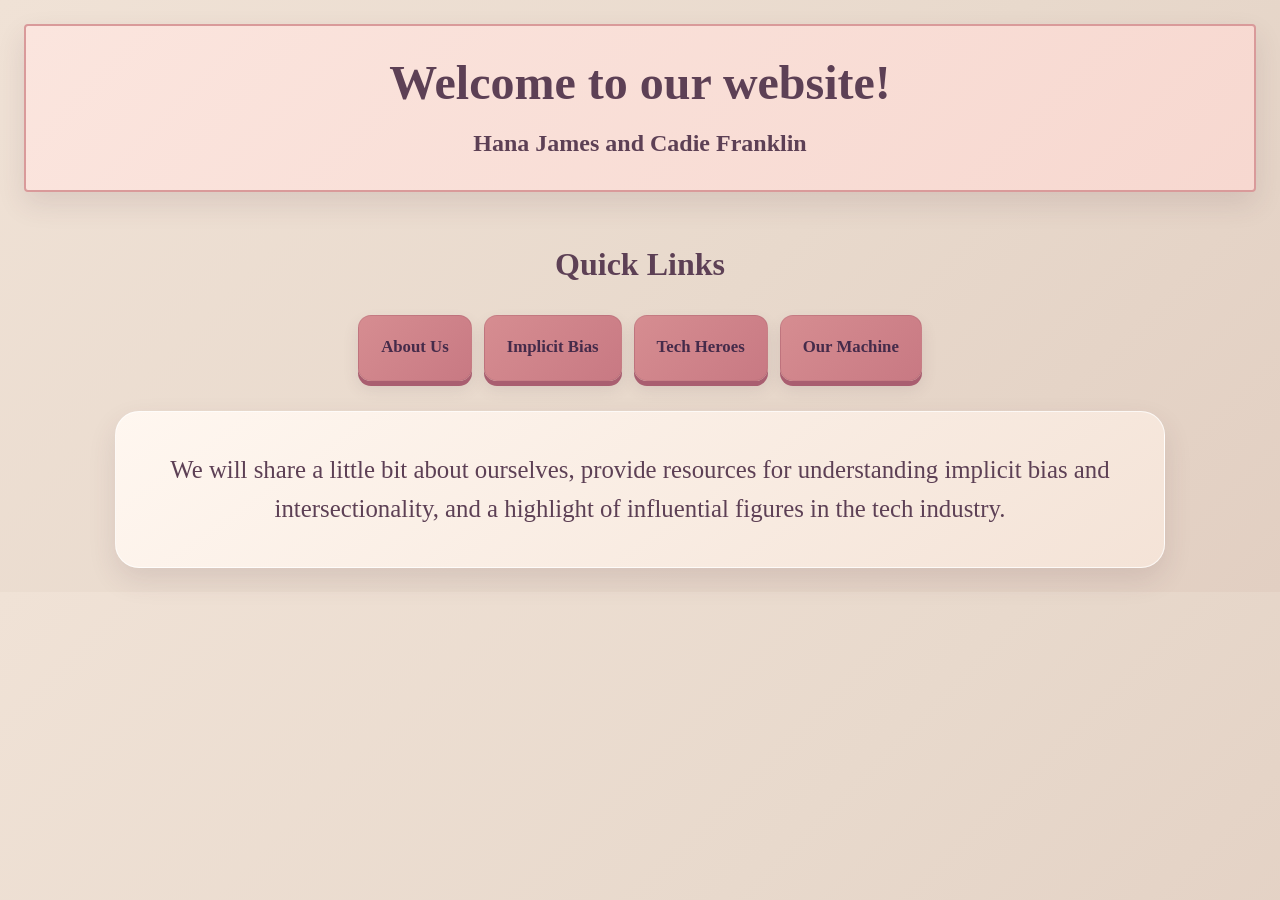
<file: index.html>
<!DOCTYPE html>

<html lang="en">

<head>
    <meta charset="UTF-8">
    <meta name="viewport" content="width=device-width, initial-scale=1.0">
    <title>Project 2</title>
    <link rel="stylesheet" href="styles.css">
</head>

<body class="index-page">
<main>
<!-- // Intro CF -->
    <section>
        <header class="index-header">
            <div class="content-wrap">
                <h1>Welcome to our website!</h1>
                <h3>Hana James and Cadie Franklin</h3>
            </div>
        </header>
    </section>

<!-- Other Pages CF / edits HJ -->
<!-- Quick Links heading and redundant Home link removed HJ -->
    <section class="quick-links">
        <h2>Quick Links</h2>
        <ul>
            <li><a href="about.html">About Us</a></li>
            <li><a href="implicit.html">Implicit Bias</a></li>
            <li><a href="hero.html">Tech Heroes</a></li>
            <li><a href="teachablemachine.html">Our Machine</a></li>

        </ul>
    </section>

<!-- Description CF / edits HJ -->
    <section>
        <div class="intro-box">
            <p>We will share a little bit about ourselves, provide resources
                for understanding implicit bias and intersectionality, 
                and a highlight of influential figures in the tech industry.
            </p>
        </div>
    </section>

</main>

</body>
</html>
</file>
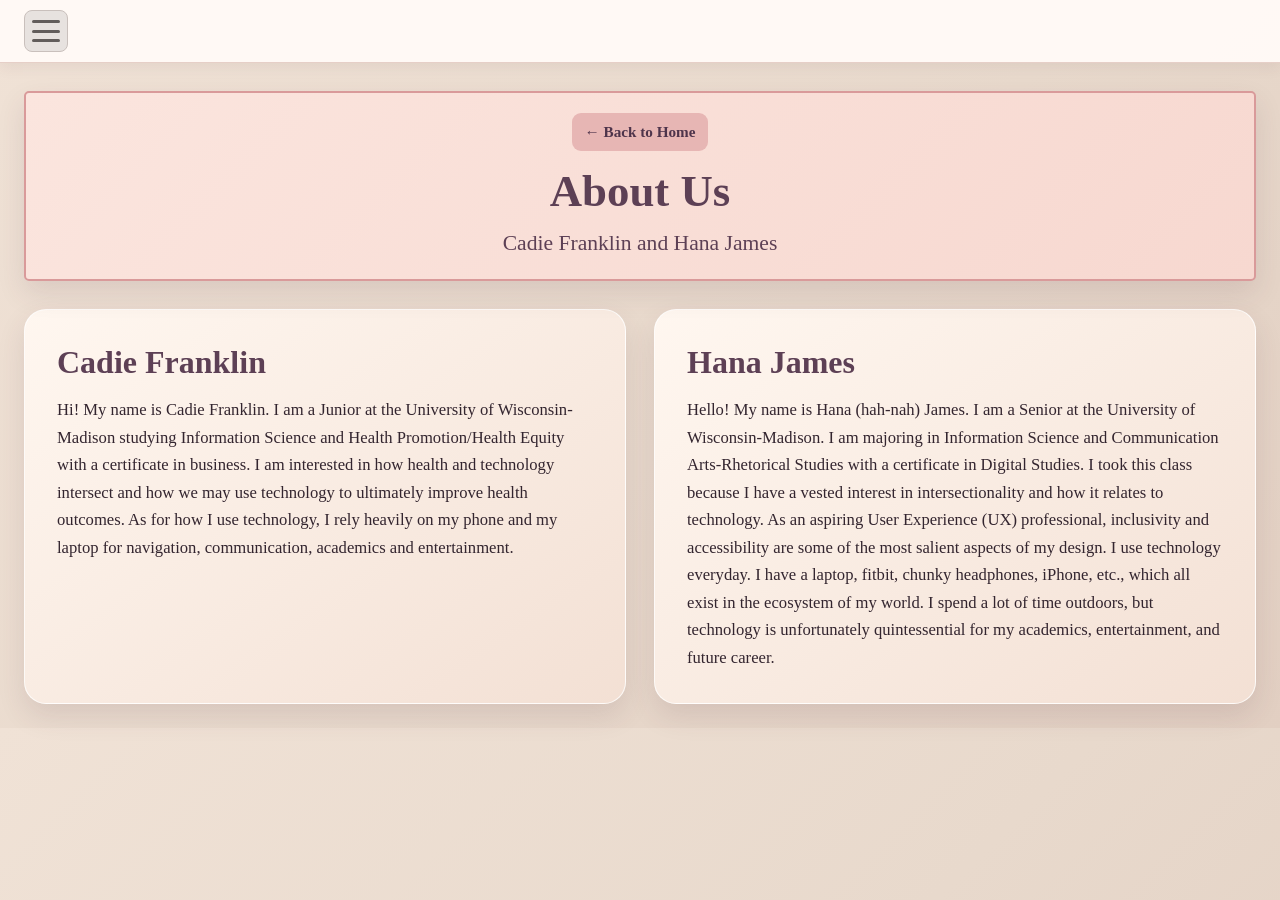
<file: about.html>
<!DOCTYPE html>
<html lang="en">

<head>
    <meta charset="UTF-8">
    <meta name="viewport" content="width=device-width, initial-scale=1.0">
    <title>About Us</title>
    <link rel="stylesheet" href="styles.css">
</head>

<body class="subpage">
    
<!-- Quick links CF / edits and menu HJ -->
    <nav class="site-nav" aria-label="Main navigation">

<!-- CSS-only hamburger menu added HJ -->
        <input class="menu-toggle" type="checkbox" id="about-menu-toggle">

        <label class="menu-button"
               for="about-menu-toggle"
               aria-label="Toggle navigation menu">
            <span></span>
            <span></span>
            <span></span>
        </label>
<!-- Redundant About Us link removed HJ -->
        <ul class="menu-panel">
            <li><a href="index.html">Home</a></li>
            <li><a href="implicit.html">Implicit Bias</a></li>
            <li><a href="hero.html">Tech Heroes</a></li>
        </ul>
    </nav>

<main>
    
    <!-- Names CF / edits HJ -->
    <header class="page-banner about-heading">
            <a class="back-button" href="index.html">&larr; Back to Home</a>
            <h1>About Us</h1>
            <p>Cadie Franklin and Hana James</p>
    </header>

    <!-- Decorative boxes HJ -->
    <section class="about-people" aria-label="About the authors">
        
        <!-- Cadie CF -->
        <div class="person-box">
                <h2>Cadie Franklin</h2>
            <p>Hi! My name is Cadie Franklin. I am a Junior at the
                University of Wisconsin-Madison studying Information 
                Science and Health Promotion/Health Equity
                with a certificate in business. I am interested in how health and technology intersect
                and how we may use technology to ultimately improve health outcomes. 
                As for how I use technology, I rely heavily on my phone and my laptop for navigation, 
                communication, academics and entertainment. 
            </p>
        </div>
    
        <!-- Hana HJ -->
        <div class="person-box">
            <h2>Hana James</h2>
            <p>Hello! My name is Hana (hah-nah) James. I am a Senior at the University of Wisconsin-Madison. 
                    I am majoring in Information Science and Communication Arts-Rhetorical Studies with a certificate in Digital Studies. 
                    I took this class because I have a vested interest in intersectionality and how it relates to technology. 
                    As an aspiring User Experience (UX) professional, inclusivity and accessibility are some of the most salient aspects of my design. 
                    I use technology everyday. I have a laptop, fitbit, chunky headphones, iPhone, etc., which all exist in the ecosystem of my world.
                    I spend a lot of time outdoors, but technology is unfortunately quintessential for my academics, entertainment, and future career. 
            </p>
        </div>
    </section>
    
</main>
    
</body>
</html>
</file>
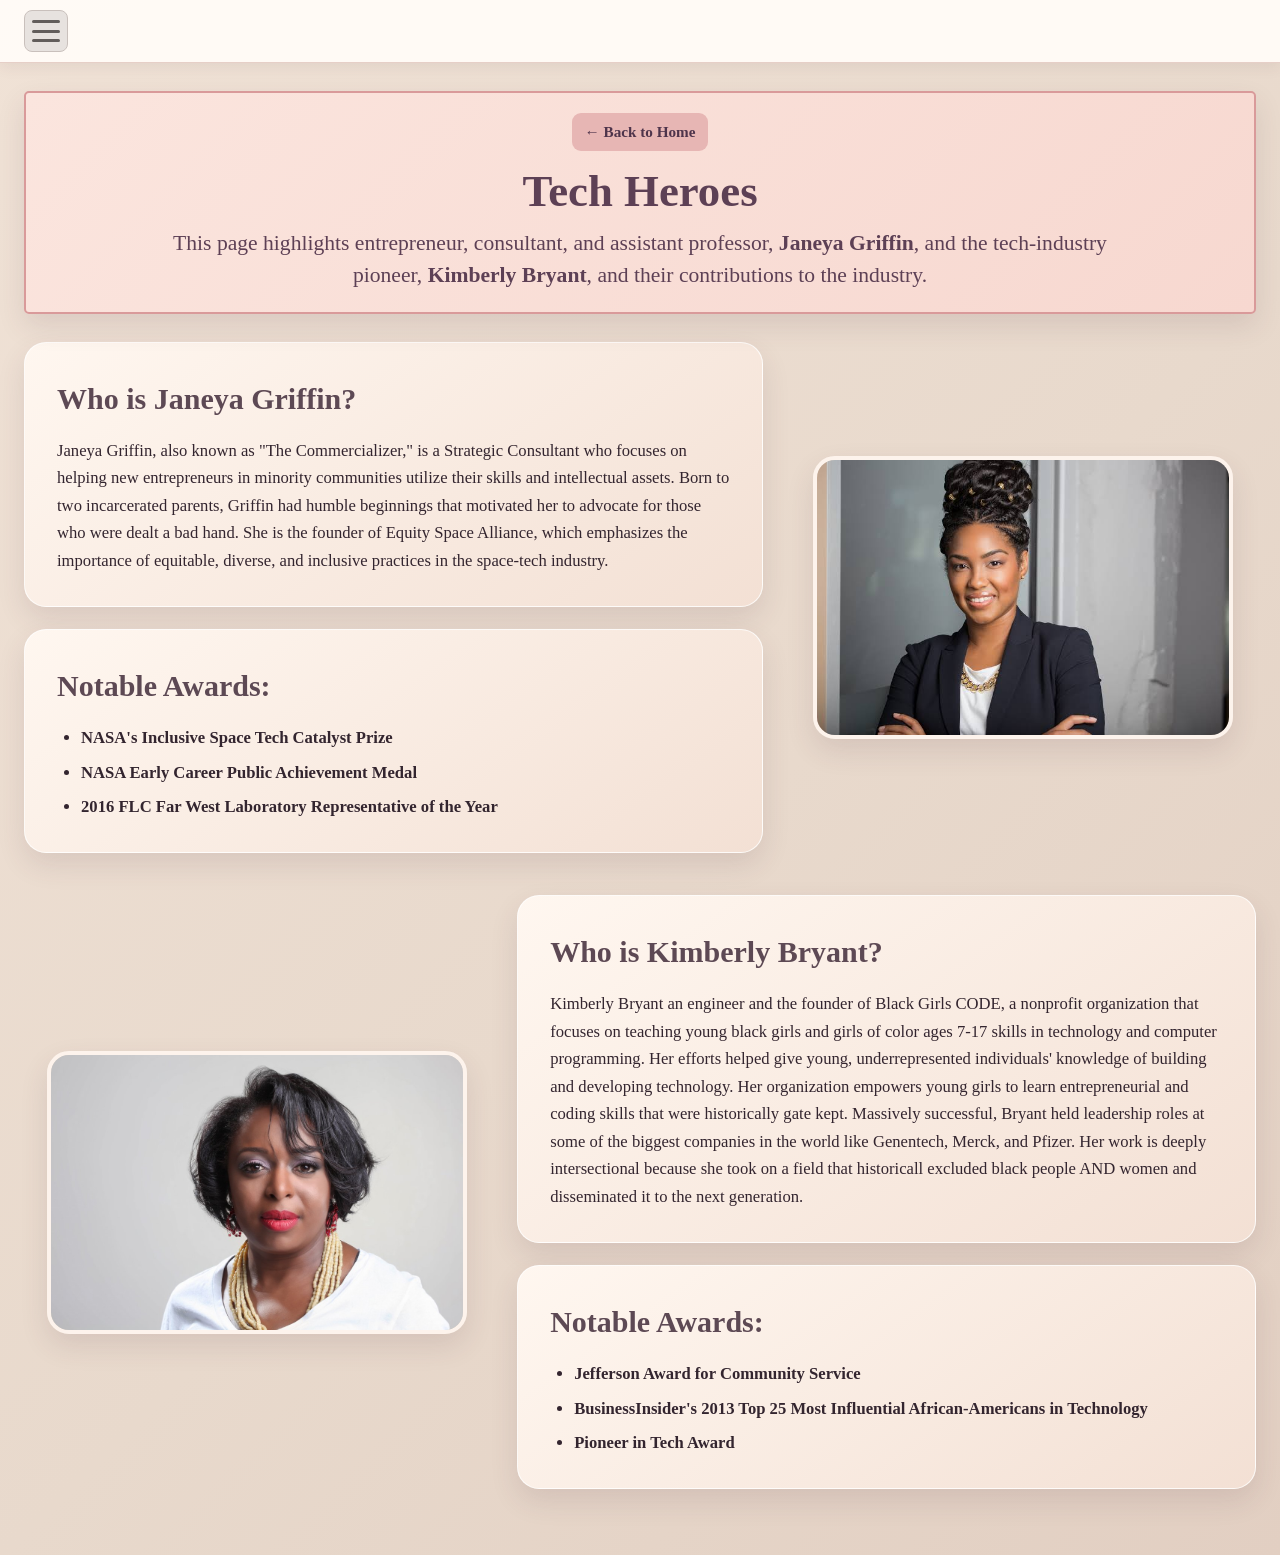
<file: hero.html>
<!DOCTYPE html>
<html lang="en">

<head>
    <meta charset="UTF-8">
    <meta name="viewport" content="width=device-width, initial-scale=1.0">
    <title>Tech Heroes</title>
    <link rel="stylesheet" href="styles.css">
</head>

<body class="subpage">

<!-- Quick Links CF / edits by HJ-->
    <nav class="site-nav" aria-label="Main navigation">
        
<!-- CSS-only hamburger menu added HJ -->
     <input class="menu-toggle" type="checkbox" id="hero-menu-toggle">

        <label class="menu-button"
               for="hero-menu-toggle"
               aria-label="Toggle navigation menu">
            <span></span>
            <span></span>
            <span></span>
        </label>
        
<!-- Navigation links HJ -->
        <ul class="menu-panel">
            <li><a href="index.html">Home</a></li>
            <li><a href="about.html">About Us</a></li>
            <li><a href="implicit.html">Implicit Bias</a></li>
        </ul>
    </nav>

<main>

<!-- heading originally CF / Edits by HJ -->
    <header class="page-banner hero-heading">
        <a class="back-button" href="index.html">&larr; Back to Home</a>
        <h1>Tech Heroes</h1>
        <p>This page highlights entrepreneur, consultant, and assistant professor, <b>Janeya Griffin</b>, and the tech-industry pioneer, <b>Kimberly Bryant</b>, and their 
        contributions to the industry.</p>
    </header>

<!-- Decorative boxes HJ -->
    <section class="hero-profile janeya-profile">
    
    <!-- Janeya Griffin CF / edits css boxes HJ -->
    <div class="hero-profile-content">
        <div class="hero-box">
            <h2>Who is Janeya Griffin?</h2>
        <p>Janeya Griffin, also known as "The Commercializer," is a Strategic Consultant who focuses on 
            helping new entrepreneurs in minority communities utilize their skills and intellectual assets. Born to two incarcerated parents, 
            Griffin had humble beginnings that motivated 
            her to advocate for those who were dealt a bad hand. 
            She is the founder of Equity Space Alliance, which emphasizes the importance of equitable, diverse, and inclusive 
            practices in the space-tech industry.  
        </p>
        </div>

    <!-- Awards CF / edits css boxes HJ -->
    <div class="hero-box">
            <h2>Notable Awards:</h2>
        <ul>
            <li><b>NASA's Inclusive Space Tech Catalyst Prize</b></li>
            <li><b>NASA Early Career Public Achievement Medal</b></li>
            <li><b>2016 FLC Far West Laboratory Representative of the Year</b></li>
        </ul>
    </div>
        
    </div>
  
    <!-- Janeya image CF / positioning edits HJ -->
    <img src="imagesfolder/janeyag.jpg" alt="Janeya Griffin">
    
</section>

<!-- Kimberly Bryant CF / edits HJ -->
    <section class="hero-profile kimberly-profile">

<!-- Kim image CF / positioning edits HJ -->
    <img src="imagesfolder/kim.jpg" alt="Kimberly Bryant">
    <div class="hero-profile-content">

    <div class="hero-box">
        <h2>Who is Kimberly Bryant?</h2>
        <p>Kimberly Bryant an engineer and the founder of Black Girls CODE, a nonprofit organization that focuses on
        teaching young black girls and girls of color ages 7-17 skills in technology and computer programming. Her efforts helped give
        young, underrepresented individuals' knowledge of building and developing technology. Her organization empowers young girls to learn 
        entrepreneurial and coding skills that were historically gate kept. Massively successful, Bryant held leadership roles at 
        some of the biggest companies in the world like Genentech, Merck, and Pfizer. Her work is deeply intersectional because she 
        took on a field that historicall excluded black people AND women and disseminated it to the next generation.</p>
    </div>

    <div class="hero-box">
        <h2>Notable Awards:</h2>
        <ul>
            <li><b>Jefferson Award for Community Service</b></li>
            <li><b>BusinessInsider's 2013 Top 25 Most Influential African-Americans in Technology</b></li>
            <Li><b>Pioneer in Tech Award</b></Li>
        </ul>
    </div>
                
 </div>
                
</section>
                

</main>
                
</body>
</html>
</file>
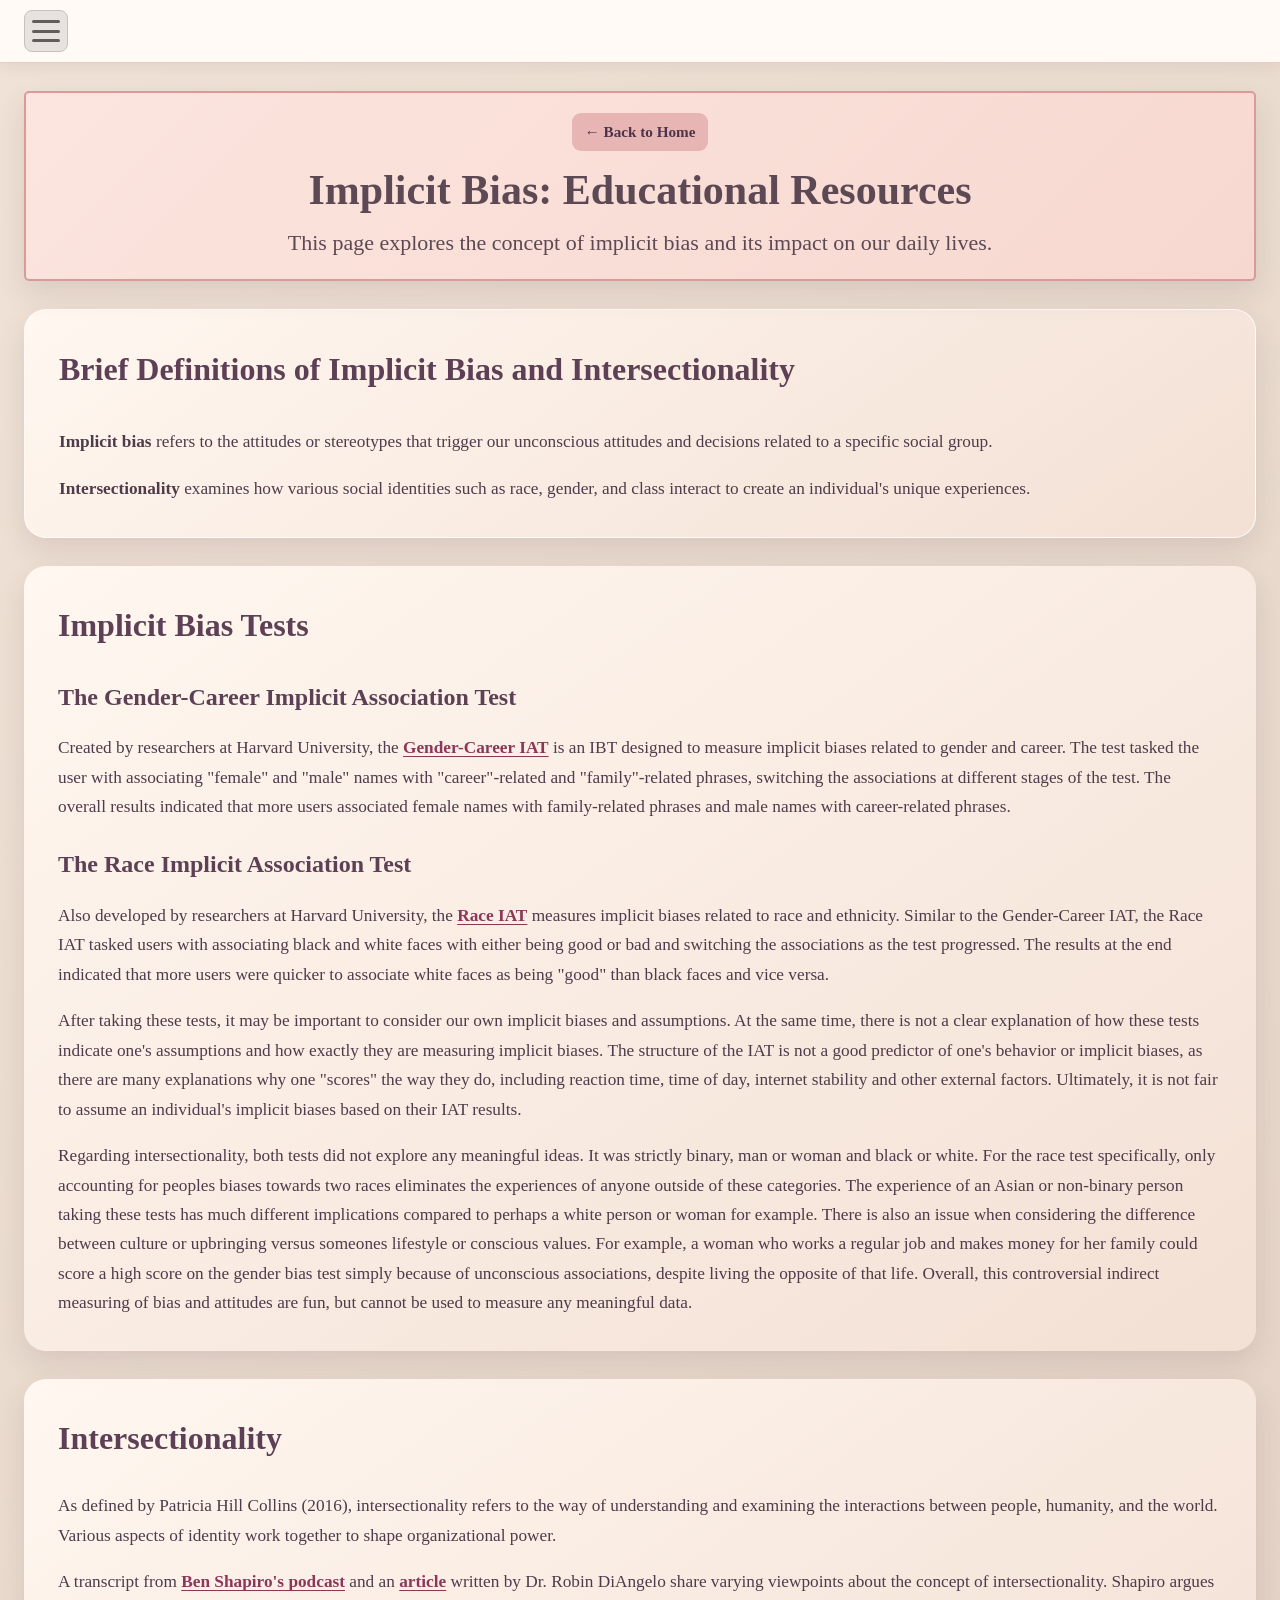
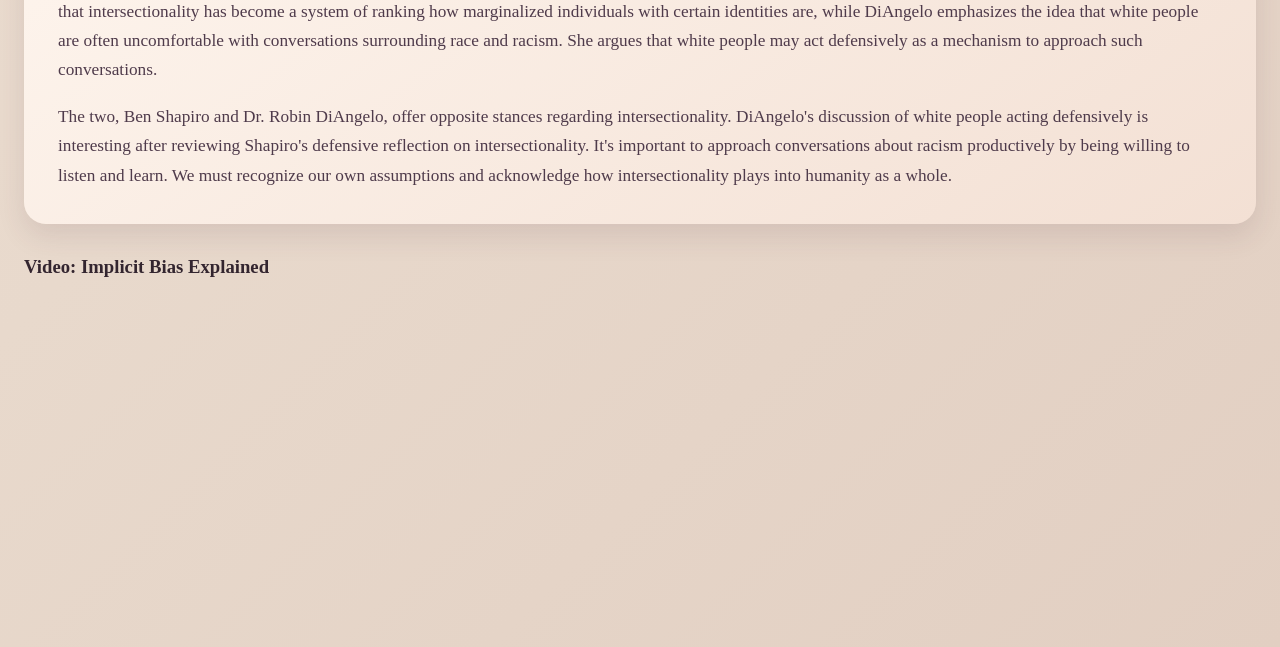
<file: implicit.html>
<!DOCTYPE html>
<html lang="en">

<!-- started by CF / edits by HJ -->
<head>
    <meta charset="UTF-8">
    <meta name="viewport" content="width=device-width, initial-scale=1.0">
    <title>Implicit Bias</title>
    <link rel="stylesheet" href="styles.css">
</head>

<body class="subpage implicit-page">
    
   <!-- Quick Links CF / edits and menu HJ-->
<nav class="site-nav" aria-label="Main navigation">

<!-- CSS-only hamburger menu added HJ -->
        <input class="menu-toggle" type="checkbox" id="implicit-menu-toggle">

        <label class="menu-button"
               for="implicit-menu-toggle"
               aria-label="Toggle navigation menu">
            <span></span>
            <span></span>
            <span></span>
        </label>

<!-- Redundant Implicit Bias link removed HJ -->
        <ul class="menu-panel">
            <li><a href="index.html">Home</a></li>
            <li><a href="about.html">About Us</a></li>
            <li><a href="hero.html">Tech Heroes</a></li>
        </ul>
    </nav>

<main>


    <!-- Implicit Head CF / banner and back button added HJ -->
        <header class="page-banner implicit-heading">
            <a class="back-button" href="index.html">&larr; Back to Home</a>
            <h1>Implicit Bias: Educational Resources</h1>
            <p>
                This page explores the concept of implicit bias and its
                impact on our daily lives.
            </p>
        </header>
      
    <!-- brief introduction to implicit bias and intersectionality CF / edited wording and styling HJ -->
    <section class="introduction">
            <div class="introduction-box">
                <h3>Brief Definitions of Implicit Bias and Intersectionality</h3>

                <p>
                    <strong>Implicit bias</strong> refers to the attitudes
                    or stereotypes that trigger our unconscious attitudes
                    and decisions related to a specific social group.
                </p>

                <p>
                    <strong>Intersectionality</strong> examines how various
                    social identities such as race, gender, and class
                    interact to create an individual's unique experiences.
                </p>
            </div>
        </section>

    
    <!-- // Tests CF -->
        <section class="implicit">
            <div class="implicit-box">
            <h2>Implicit Bias Tests</h2>

            <!-- Experiences with implicit bias tests CF -->
            <h3>The Gender-Career Implicit Association Test</h3>
            <p>Created by researchers at Harvard University, 
                the <a href="https://implicit.harvard.edu/implicit/user/agg/blindspot/indexgc.htm" target="_blank">Gender-Career IAT</a> 
                is an IBT designed to measure implicit biases related to gender and career.
            The test tasked the user with associating "female" and "male" names with  "career"-related and "family"-related phrases, 
                switching the associations at different stages of the test.
                The overall results indicated that more users associated female names 
                with family-related phrases and 
                male names with career-related phrases.</p>

            <h3>The Race Implicit Association Test</h3>
            <p>Also developed by researchers at Harvard University, the <a href="https://implicit.harvard.edu/implicit/user/agg/blindspot/indexrk.htm" target="_blank">Race IAT</a> measures implicit biases related to race and ethnicity. Similar to the Gender-Career IAT, the Race IAT tasked users
            with associating black and white faces with either being good or bad and switching the associations as the test progressed. The results at the end indicated
            that more users were quicker to associate white faces as being "good" than black faces and vice versa.</p>

            <p>After taking these tests, it may be important to consider our own implicit biases and assumptions. At the same time, there is not a clear explanation of
            how these tests indicate one's assumptions and how exactly they are measuring implicit biases. The structure of the IAT is not a good predictor of one's
            behavior or implicit biases, as there are many explanations why one "scores" the way they do, including reaction time, time of day, internet stability and other external factors. 
            Ultimately, it is not fair to assume an individual's implicit biases based on their IAT results. </p>

            <!-- IBT further commentary HJ --> 
            <p>Regarding intersectionality, both tests did not explore any meaningful ideas. It was strictly binary, man or woman and black or white. 
            For the race test specifically, only accounting for peoples biases towards two races eliminates the experiences of anyone outside of these categories.
            The experience of an Asian or non-binary person taking these tests has much different implications compared to perhaps a white person or woman for example.
            There is also an issue when considering the difference between culture or upbringing versus someones lifestyle or conscious values. 
            For example, a woman who works a regular job and makes money for her family could score a high score on the gender bias test simply because 
            of unconscious associations, despite living the opposite of that life. Overall, this controversial indirect measuring of bias and attitudes are fun, 
            but cannot be used to measure any meaningful data. </p>
                
            </div>
        </section>


        <!-- // Intersectionality CF -->
        <section class="intersectionality">
            <div class="intersectionality-box">
            <h2>Intersectionality</h2>
            <p>As defined by Patricia Hill Collins (2016), intersectionality refers to the way of understanding and examining the interactions between people, humanity, and the world. 
            Various aspects of identity work together to shape organizational power.</p>
            <p>A transcript from <a href="https://www.youtube.com/watch?v=lldaiy17_44" target="_blank">Ben Shapiro's podcast</a> and an <a href="https://www.robindiangelo.com/resources/" target="_blank">article</a> written by Dr. Robin DiAngelo share varying viewpoints about the concept of intersectionality.
            Shapiro argues that intersectionality has become a system of ranking how marginalized individuals with certain identities are, while DiAngelo emphasizes 
            the idea that white people are often uncomfortable with conversations surrounding race and racism. She argues that white people may act defensively as 
            a mechanism to approach such conversations.</p>
            <p>The two, Ben Shapiro and Dr. Robin DiAngelo, offer opposite stances regarding intersectionality. DiAngelo's discussion of white people acting defensively is
            interesting after reviewing Shapiro's defensive reflection on intersectionality. It's important to approach conversations about racism productively by being willing to listen and learn.
            We must recognize our own assumptions and acknowledge how intersectionality plays into humanity as a whole.</p>
            </div>
        </section>

 <!-- Video on implicit bias CF -->
    <section class="video">
            <div class="video-box">
            <h3>Video: Implicit Bias Explained</h3>
            <iframe width="560" height="315" src="https://www.youtube.com/embed/OoBvzI-YZf4" title="Implicit Bias - Concepts Unwrapped" referrerpolicy="strict-origin-when-cross-origin" frameborder="0" allow="accelerometer; autoplay; clipboard-write; encrypted-media; gyroscope; picture-in-picture; web-share" allowfullscreen></iframe>
            </div>
        </section>
    
</main>
</body>
</html>
</file>
<file: styles.css>
/* --- Shared colors and global page styling reference HJ / Original color choice CF --- */
:root {
    --page-bg: #E8D9CC; 
    --banner-bg: #F7D8D0; 
    --card-bg: #FFF0E4; 
    --rose: #C87983; 
    --rose-hover: #A95E70; 
    --plum: #5D4055; 
    --ink: #33252F; 
    --line: #D99A9A; 
    --shadow: 0 12px 28px rgba(83, 49, 66, 0.12);
}

/* --- New global sizing rule HJ --- */
* {
    box-sizing: border-box;
}

html {
    scroll-behavior: smooth;
}
    
/* --- Body style HJ --- */
body{ 
    background: linear-gradient(
        135deg,
        #F0E2D6 0%,
        var(--page-bg) 55%,
        #E2CFC2 100%
    );
    color: var(--ink);
    margin: 0; 
    padding: 24px; 
    font-family: Georgia, "Times New Roman", serif;
    line-height: 1.6;
}

main {
    max-width: 1500px; 
    margin: 0 auto;
}


/* --- Content wrap style for index page CF / responsive sizing edited HJ --- */
.content-wrap{
    width: min(100%, 950px);
    margin: 0 auto;
    text-align: center;
}
    
.index-header {
    width: 100%;
    padding: 28px 20px;
    background: linear-gradient(135deg, #FBE5DE, var(--banner-bg)); 
    border: 2px solid var(--line); 
    border-radius: 4px; 
    text-align: center; 
    box-shadow: var(--shadow); 
}

.index-header h1 {
    margin: 0 0 10px; 
    color: var(--plum);
    font-size: clamp(2rem, 4vw, 3rem);
    line-height: 1.2;
}
    
.index-header h3 {
    margin: 12px 0 0;
    color: var(--plum);
    font-size: clamp(1.1rem, 2vw, 1.5rem); 
}

/* --- Quick Links Styling HJ --- */
.quick-links {
    text-align: center;
    padding: 20px 20px; 
}
    
.quick-links h2 {
    color: var(--plum); 
    font-size: 32px; 
    margin-bottom: 25px; 
}
    
.quick-links ul {
    display: flex;
    justify-content: center;
    align-items: center;
    flex-wrap: wrap;
    gap: 12px;
    list-style: none; 
    padding: 0;
    margin: 0;
}

/* --- Nav buttons CF / colors and shadows edited HJ --- */
.quick-links li {
    padding: 0;
    border: 1px solid rgba(110, 49, 71, 0.12);
    border-radius: 13px;
    background: linear-gradient(135deg, #D68D91, var(--rose));
    box-shadow: 0 5px 0 var(--rose-hover),
                0 8px 16px rgba(93, 64, 85, 0.12);
    transition: transform 180ms ease,
                box-shadow 180ms ease,
                background 180ms ease;
}

.quick-links a {
    white-space: nowrap;
    display: flex;
    align-items: center;
    justify-content: center;
    height: 64px;
    padding: 11px 22px;
    border-radius: 13px;
    color: #452B4A;
    font-size: 1.05rem;
    font-weight: bold;
    text-decoration: none;
}

/* --- Hover effect HJ --- */
.quick-links li:hover, .quick-links li:focus-within {
    background: linear-gradient(135deg, #E2A0A0, #C96F82);
    transform: translateY(-3px);
    box-shadow: 0 8px 0 var(--rose-hover),
                0 12px 20px rgba(93, 64, 85, 0.18);
}
    
/* --- Intro page css HJ --- */
.intro-box {
    max-width: 1050px;
    margin: 10px auto 0;
    padding: clamp(22px, 4vw, 38px); 
    border: 1px solid rgba(255, 255, 255, 0.75);
    border-radius: 24px;
    background: linear-gradient(145deg, #FFF7F0, #F4E3D7);
    text-align: center;
    box-shadow: var(--shadow);
    animation: settle-in 650ms ease both;
}

.intro-box p {
    margin: 0;
    color: var(--plum);
    font-size: clamp(1.1rem, 2vw, 1.55rem);
    line-height: 1.6;
}    

/* --- quick links originally CF / menu redesign HJ --- */

.site-nav {
    position: sticky;
    top: 0;
    z-index: 100;
    min-height: 62px;
    margin: -24px -24px 28px;
    padding: 10px 24px;
    background: rgba(255, 250, 246, 0.98);
    border-bottom: 1px solid #E6CFC7;
    box-shadow: 0 4px 14px rgba(83, 49, 66, 0.08);
}


.menu-toggle {
    position: absolute;
    width: 1px;
    height: 1px;
    overflow: hidden;
    clip-path: inset(50%);
    white-space: nowrap;
}
/* --- menu button HJ --- */
.menu-button {
    display: flex;
    width: 44px;
    height: 42px;
    padding: 9px 7px;
    flex-direction: column;
    justify-content: space-between;
    cursor: pointer;
    border-radius: 8px;
    background: #E7E2DF;
    border: 1px solid #C9C0BC;
}
.menu-button span {
    display: block;
    width: 100%;
    height: 3px;
    border-radius: 3px;
    background: #625D5B;
    transition: transform 180ms ease, opacity 180ms ease;
}

/* --- Keyboard focus styling --- */
.menu-toggle:focus-visible + .menu-button {
    outline: 3px solid #B85F73;
    outline-offset: 3px;
}

/* --- Dropdown links HJ --- */
.menu-panel {
    display: none;
    position: absolute;
    top: calc(100% + 2px);
    left: 24px;
    min-width: 220px;
    margin: 0;
    padding: 8px;
    list-style: none;
    background: #FFF8F2;
    border: 1px solid #E3C8C1;
    border-radius: 0 0 14px 14px;
    box-shadow: var(--shadow);
}

.menu-panel li + li {
    border-top: 1px solid #F0DFD8;
}

.menu-panel a {
    display: block;
    padding: 11px 13px;
    border-radius: 8px;
    color: var(--plum);
    font-weight: bold;
    text-decoration: none;
}

.menu-panel a:hover, .menu-panel a:focus-visible {
    background: #F5DCD6;
    color: #783A52;
}

/* --- Checkbox reveals the dropdown HJ --- */
.menu-toggle:checked ~ .menu-panel {
    display: block;
}

/* --- menu transforms to X HJ --- */
.menu-toggle:checked + .menu-button span:first-child {
    transform: translateY(10px) rotate(45deg);
}

.menu-toggle:checked + .menu-button span:nth-child(2) {
    opacity: 0;
}

.menu-toggle:checked + .menu-button span:last-child {
    transform: translateY(-10px) rotate(-45deg);
}

/* --- SHARED SUBPAGE BANNER About, Implicit, and Hero headings CF / banner styling HJ --- */
.page-banner {
    position: relative;
    margin: 0 0 34px;
    padding: 28px 24px 30px;
    border: 2px solid var(--line);
    border-radius: 5px;
    background: linear-gradient(135deg, #FBE5DE, var(--banner-bg));
    text-align: center;
    box-shadow: var(--shadow);
}

.page-banner h1 {
    margin: 0 0 8px;
    color: var(--plum);
    font-size: clamp(2rem, 4vw, 2.8rem);
    line-height: 1.2;
}

.page-banner p {
    max-width: 950px;
    margin: 0 auto;
    color: var(--plum);
    font-size: clamp(1.05rem, 2vw, 1.35rem);
    line-height: 1.5;
}

/* --- Back button added HJ --- */
.back-button {
    display: inline-block;
    margin-bottom: 14px;
    padding: 7px 13px;
    border-radius: 9px;
    background: #E7B6B4;
    color: #4E344B;
    font-size: 0.95rem;
    font-weight: bold;
    text-decoration: none;
    transition: background 180ms ease, transform 180ms ease;
}

.back-button:hover, .back-button:focus-visible {
    background: #D9959A;
    transform: translateY(-2px);
}
    
/* --- About Us css HJ --- */
.about-heading {
    text-align: center;
    margin-bottom: 34px;
}

.about-heading h1 {
    color: var(--plum);
}

.about-heading p {
    color: var(--plum);
}

.about-people {
    display: flex;
    align-items: stretch;
    gap: 28px;
    max-width: 1250px; 
    margin: 0 auto;
} 

/* --- Biography/individual boxes HJ --- */

.person-box {
    flex: 1 1 0;
    min-width: 0;
    padding: clamp(22px, 3vw, 32px);
    border: 1px solid rgba(255, 255, 255, 0.8);
    border-radius: 22px;
    background: linear-gradient(145deg, #FFF7F0, #F3E0D4);
    box-shadow: var(--shadow);
    transition: transform 200ms ease, box-shadow 200ms ease;
}

.person-box:hover, .hero-box:hover {
    transform: none;
    box-shadow: var(--shadow);
}

.person-box h2 {
    margin: 0 0 14px;
    color: var(--plum);
    font-size: clamp(1.55rem, 2.5vw, 2rem);
    line-height: 1.25;
} 

.person-box p {
    margin: 0;
    font-size: clamp(1rem, 1.3vw, 1.2rem);
    line-height: 1.65;
}


/* --- Implicit bias page original selections CF / card styling and spacing edited HJ --- */
    
.implicit-heading {
    text-align: center;
}

/* --- Introbox css CF / Styling edited HJ --- */
.introduction-box {  
    padding: clamp(22px, 3vw, 34px); 
    width: 100%; 
    border: 1px solid rgba(255, 255, 255, 0.8);
    border-radius: 22px;
    background: linear-gradient(145deg, #FFF7F0, #F3E0D4);
    box-shadow: var(--shadow); 
} 
.introduction-box h3, .implicit-box h2, .implicit-box h3, .intersectionality-box h2, .resources-box h3 {
    color: #5D4954;
}

.introduction-box h3, .implicit-box h2, .intersectionality-box h2, .resources-box h3 {
    font-size: 30px;
    margin-top: 0;
}

.introduction-box p, .implicit-box p, .intersectionality-box p, .resources-box li {
    color: #5D4954;
    font-size: 20px;
    line-height: 1.6;
}

.implicit-box h3 {
    font-size: 24px;
    margin-top: 20px;
}

.resources-box ul {
    margin-top: 10px;
    padding-left: 25px;
}

.resources-box a {
    color: #5D4954;
    text-decoration: underline;
}

/* --- Implicit Head CF --- */
.implicit-heading h1 {
    color: #5D4954;
    font-size: 42px;
    margin-bottom: 10px;
    text-align: center;
}

.implicit-heading p {
    color: #5D4954;
    font-size: 22px;
    line-height: 1.5;
    max-width: 900px;
    margin: 0 auto;
    text-align: center;
}

.implicit-page main a:visited {
    color: var(--plum);
}

/* --- Implicit, Intersectionality, Resources boxes CF / styling edited HJ --- */ 
.implicit-box, .intersectionality-box, .resources-box { 
    background: linear-gradient(145deg, #FFF7F0, #F3E0D4); 
    padding: clamp(22px, 3vw, 34px); 
    width: 100%; 
    border-radius: 22px; 
    box-shadow: var(--shadow);
    transition: box-shadow 200ms ease;
}

.implicit-box:hover, .intersectionality-box:hover, .resources-box:hover {
    box-shadow: 0 16px 34px rgba(83, 49, 66, 0.18);
}

.introduction-box h3, .implicit-box h2, .implicit-box h3, .intersectionality-box h2, .resources-box h3 {
    color: var(--plum);
}

.introduction-box h3, .implicit-box h2, .intersectionality-box h2, .resources-box h3 {
    font-size: clamp(1.5rem, 2.6vw, 2rem);
    margin-top: 0;
}

.implicit-box h3 {
    font-size: clamp(1.15rem, 2vw, 1.5rem);
    margin-top: 24px;
    margin-bottom: 8px;
}

.introduction-box p, .implicit-box p, .intersectionality-box p, .resources-box li {
    color: #4F3B4B;
    font-size: clamp(1rem, 1.35vw, 1.2rem);
    line-height: 1.7;
}

.introduction-box p, .implicit-box p, .intersectionality-box p {
    margin-bottom: 16px;
}

.introduction-box p:last-child, .implicit-box p:last-child, .intersectionality-box p:last-child {
    margin-bottom: 0;
}

.resources-box ul {
    margin-top: 10px;
    padding-left: 25px;
}

.resources-box a, .introduction-box a, .implicit-box a, .intersectionality-box a {
    color: #8D365A;
    font-weight: bold;
    text-underline-offset: 3px;
}

.resources-box a:hover, .introduction-box a:hover, .implicit-box a:hover, .intersectionality-box a:hover {
    color: #602342;
}


/* --- Space between boxes CF --- */ 
.introduction, .implicit, .intersectionality, .resources { 
    margin-bottom: 28px;
}

/* --- Tech hero heading HJ --- */
.hero-heading {
    text-align: center;
}

/* --- New grouped profile layout HJ --- */
.hero-profile {
    display: grid;
    grid-template-columns: minmax(0, 1.35fr) minmax(280px, 0.85fr);
    gap: 28px;
    align-items: stretch;
    max-width: 1250px;
    margin: 0 auto 42px;
}

.hero-profile-content {
    display: flex;
    min-width: 0;
    flex-direction: column;
    gap: 22px;
}

/* --- Tech hero boxes HJ --- */

.hero-box {
    flex: 1 1 0;
    min-width: 0;
    padding: clamp(22px, 3vw, 32px);
    border: 1px solid rgba(255, 255, 255, 0.8);
    border-radius: 22px;
    background: linear-gradient(145deg, #FFF7F0, #F3E0D4);
    box-shadow: var(--shadow);
    transition: transform 200ms ease, box-shadow 200ms ease;
}
    
.hero-box h2 {
    color: #5D4954;
    font-size: 30px;
    margin: 0 0 14px;
}

.hero-box p, .hero-box li {
    font-size: clamp(1rem, 1.3vw, 1.2rem);
    line-height: 1.65;
}

.hero-box p {
    margin: 0;
}

.hero-box ul {
    padding-left: 24px;
    margin: 0;
}

.hero-box li + li {
    margin-top: 7px;
} 

/* --- Janeya image CF / positioning and sizing edited --- HJ */
.hero-image {
    text-align: center;
    margin: 40px auto 0;
    max-width: 1200px;
}

.hero-image img {
    display: block;
    width: min(100%, 420px);
    margin: 0 auto;
    border-radius: 20px;
    box-shadow: var(--shadow);
} 

/* --- Text/image positions on the screen HJ --- */
.janeya-profile {
    grid-template-columns: minmax(0, 1.35fr) minmax(280px, 0.85fr);
}

.kimberly-profile {
    grid-template-columns: minmax(280px, 0.85fr) minmax(0, 1.35fr);
}

.kimberly-profile > img {
    grid-column: 1;
    grid-row: 1;
}

.kimberly-profile .hero-profile-content {
    grid-column: 2;
    grid-row: 1;
}

/* --- Portrait alignment adjustments added HJ --- */
.hero-profile {
    align-items: center;
}

.hero-profile > img {
    display: block;
    width: 100%;
    max-width: 420px;
    height: auto;
    max-height: 600px;
    margin: 0 auto;
    object-fit: contain;
    object-position: center center;
    align-self: center;
    border: 4px solid rgba(255, 247, 240, 0.9);
    border-radius: 22px;
    box-shadow: var(--shadow);
}

/* --- entrance animation HJ --- */

@keyframes settle-in {
    from {
        opacity: 0;
        transform: translateY(10px);
    }
    to {
        opacity: 1;
        transform: translateY(0);
    }
}

/* --- Respect reduced-motion preferences HJ --- */
@media (prefers-reduced-motion: reduce) {
    *,
    *::before,
    *::after {
        scroll-behavior: auto !important;
        animation-duration: 0.01ms !important;
        animation-iteration-count: 1 !important;
        transition-duration: 0.01ms !important;
    }
}

/* --- Mobile display adjustment HJ --- */
@media (max-width: 800px) {
body {
        padding: 16px;
}

.site-nav {
        margin: -16px -16px 20px;
        padding-left: 16px;
        padding-right: 16px;
}

.menu-panel {
        left: 16px;
    }
}
@media (max-width: 480px) {

body {
        padding: 12px;
}

.site-nav {
        margin: -12px -12px 16px;
        padding: 9px 12px;
}

.menu-panel {
        left: 12px;
}

.index-header {
        padding: 24px 14px;
}

.quick-links {
        padding: 16px 8px;
}

.quick-links ul {
        gap: 10px;
}

.quick-links a {
        padding: 10px 14px;
        font-size: 0.95rem;
}

.intro-box, .person-box, .hero-box, .introduction-box, .implicit-box, .intersectionality-box, .resources-box {
        border-radius: 17px;
}

.back-button {
        margin-bottom: 12px;
    }
}

/* --- Biography boxes and photos stack vertically on mobile --- HJ */
@media (max-width: 800px) {

.about-people {
        flex-direction: column;
        gap: 20px;
}

.hero-profile, .janeya-profile, .kimberly-profile {
        display: flex;
        flex-direction: column;
        gap: 18px;
        margin-bottom: 30px;
}

.hero-profile > img {
        order: -1;
        width: 100%;
        height: auto;
        min-height: 0;
        max-height: 600px;
        aspect-ratio: auto;
        object-fit: contain;
        object-position: center center;
}

.hero-profile-content {
        gap: 18px;
}

.page-banner {
        padding: 24px 18px;
        margin-bottom: 24px;
    }
}

/* --- Machine page layout HJ --- */

.machine-layout {
    display: grid;
    grid-template-columns: minmax(0, 1fr);
    gap: 48px;
    width: calc(100% - 56px);
    max-width: none;
    margin: 32px auto 40px;
    align-items: stretch;
}

/* --- Individual sections HJ --- */

.machine-box {
    width: 100%;
    min-width: 0;
    box-sizing: border-box;
    padding: clamp(24px, 3vw, 40px);
    border: 1px solid rgba(255, 255, 255, 0.8);
    border-radius: 22px;
    background: linear-gradient(145deg, #FFF7F0, #F3E0D4);
    box-shadow: var(--shadow);
}

.machine-box h2 {
    color: var(--plum);
    font-size: clamp(1.5rem, 2.6vw, 2rem);
    margin-top: 0;
}

.machine-box p {
    color: #4F3B4B;
    font-size: clamp(1rem, 1.35vw, 1.2rem);
    line-height: 1.7;
}

/* --- Project Statement Heading HJ --- */

.project-statement-heading {
    text-align: center;
    color: var(--plum);
    font-size: clamp(1.8rem, 3vw, 2.4rem);
    margin: 10px 0 0;
}

/* --- Machine Canvas HJ --- */

#machine-canvas {
    width: 100%;
    overflow: hidden;
    border-radius: 12px;
}

#machine-canvas canvas {
    display: block;
    width: 100% !important;
    height: auto !important;
    border-radius: 12px;
}

#machine-label {
    font-weight: bold;
    color: var(--plum);
    text-align: center;
}

/* --- ML page mobile adjustments HJ --- */

@media (max-width: 800px) {

    .machine-layout {
        grid-template-columns: 1fr;
        width: calc (100% - 32px);
        margin: 24px auto;
        gap: 32px;
    }

    .machine-box {
        border-radius: 17px;
        padding: 22px;
    }
}
/* --- Teachable Machine Start Button CF --- */

.machine-box button {
    display: inline-block;
    padding: 13px 32px;
    margin: 12px 0;
    background: linear-gradient(135deg, #D68D91, var(--rose));
    color: var(--plum);
    font-family: Georgia, "Times New Roman", serif;
    font-size: 1.2rem;
    font-weight: bold;
    border: 1px solid rgba(110, 49, 71, 0.12);
    border-radius: 13px;
    box-shadow: 0 5px 0 var(--rose-hover),
                0 8px 16px rgba(93, 64, 85, 0.12);
}

.machine-box button:hover {
    background: linear-gradient(135deg, #E2A0A0, #C96F82);
    box-shadow: 0 8px 0 var(--rose-hover),
                0 12px 20px rgba(93, 64, 85, 0.18);
}
/* --- Demo vid style CF --- */

.video-container {
    width: 100%;
    max-width: 100%;
    aspect-ratio: 16 / 9;
    margin: 80px auto 0;
    overflow: hidden;
    border-radius: 12px;
}

.video-container iframe {
    display: block;
    width: 100%;
    height: 100%;
    border: none;
}

/* --- Our Machine compact header HJ --- */

.page-banner {
    margin: 0 0 28px;
    padding: 20px 24px;
    border: 2px solid var(--line);
    border-radius: 5px;
    background: linear-gradient(135deg, #FBE5DE, var(--banner-bg));
    text-align: center;
    box-shadow: var(--shadow);
}

/* --- Back button above the banner HJ --- */

.back-button {
    display: inline-block;
    margin: 0 0 14px;
}

/* --- Machine content spacing HJ --- */

.machine-layout {
    margin-top: 0;
}
</file>
